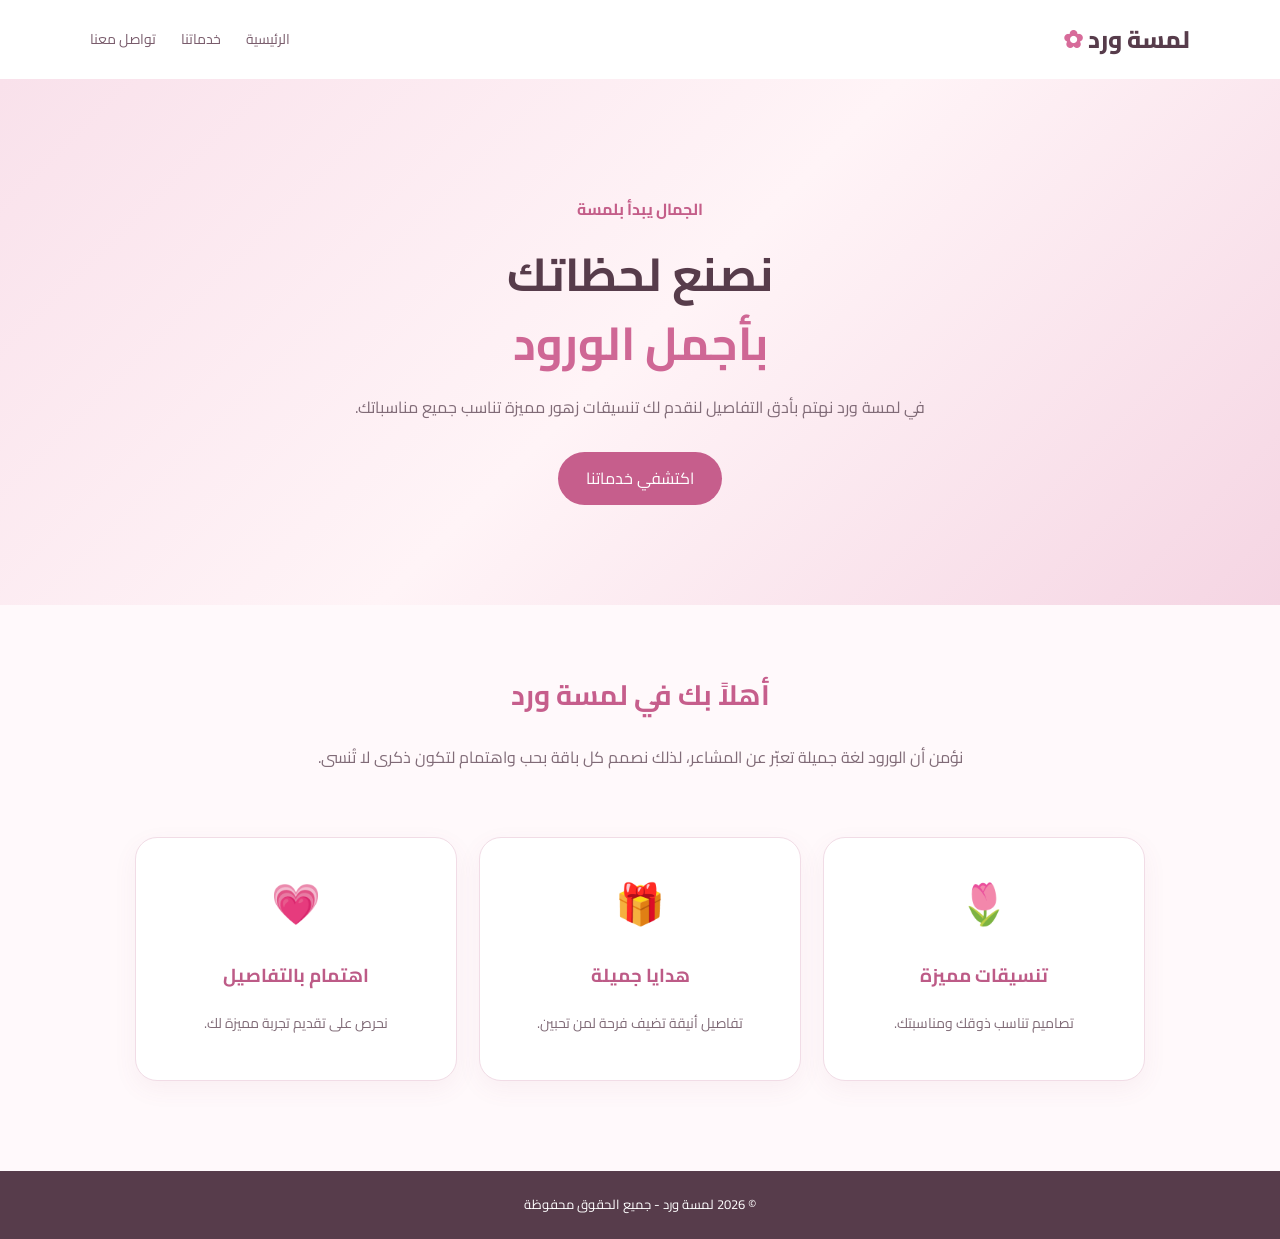
<file: index.html>
<!DOCTYPE html>
<html lang="ar" dir="rtl">
<head>
  <meta charset="UTF-8">
  <meta name="viewport" content="width=device-width, initial-scale=1.0">
  <title>لمسة ورد | الرئيسية</title>
  <link rel="stylesheet" href="style.css">
  <link href="https://fonts.googleapis.com/css2?family=Cairo:wght@400;600;700;800&display=swap" rel="stylesheet">
</head>
<body>

<header>
  <a class="logo" href="index.html">لمسة ورد <span>✿</span></a>
  <nav>
    <a href="index.html">الرئيسية</a>
    <a href="services.html">خدماتنا</a>
    <a href="contact.html">تواصل معنا</a>
  </nav>
</header>

<main>
  <section class="hero">
    <p class="tagline">الجمال يبدأ بلمسة</p>
    <h1>نصنع لحظاتك<br><span>بأجمل الورود</span></h1>
    <p>في لمسة ورد نهتم بأدق التفاصيل لنقدم لك تنسيقات زهور مميزة تناسب جميع مناسباتك.</p>
    <a class="btn" href="services.html">اكتشفي خدماتنا</a>
  </section>

  <section class="welcome">
    <h2>أهلاً بك في لمسة ورد</h2>
    <p>نؤمن أن الورود لغة جميلة تعبّر عن المشاعر، لذلك نصمم كل باقة بحب واهتمام لتكون ذكرى لا تُنسى.</p>
  </section>

  <section class="features">
    <div class="feature">
      <span>🌷</span>
      <h3>تنسيقات مميزة</h3>
      <p>تصاميم تناسب ذوقك ومناسبتك.</p>
    </div>
    <div class="feature">
      <span>🎁</span>
      <h3>هدايا جميلة</h3>
      <p>تفاصيل أنيقة تضيف فرحة لمن تحبين.</p>
    </div>
    <div class="feature">
      <span>💗</span>
      <h3>اهتمام بالتفاصيل</h3>
      <p>نحرص على تقديم تجربة مميزة لك.</p>
    </div>
  </section>
</main>

<footer>© 2026 لمسة ورد - جميع الحقوق محفوظة</footer>

</body>
</html>
</file>
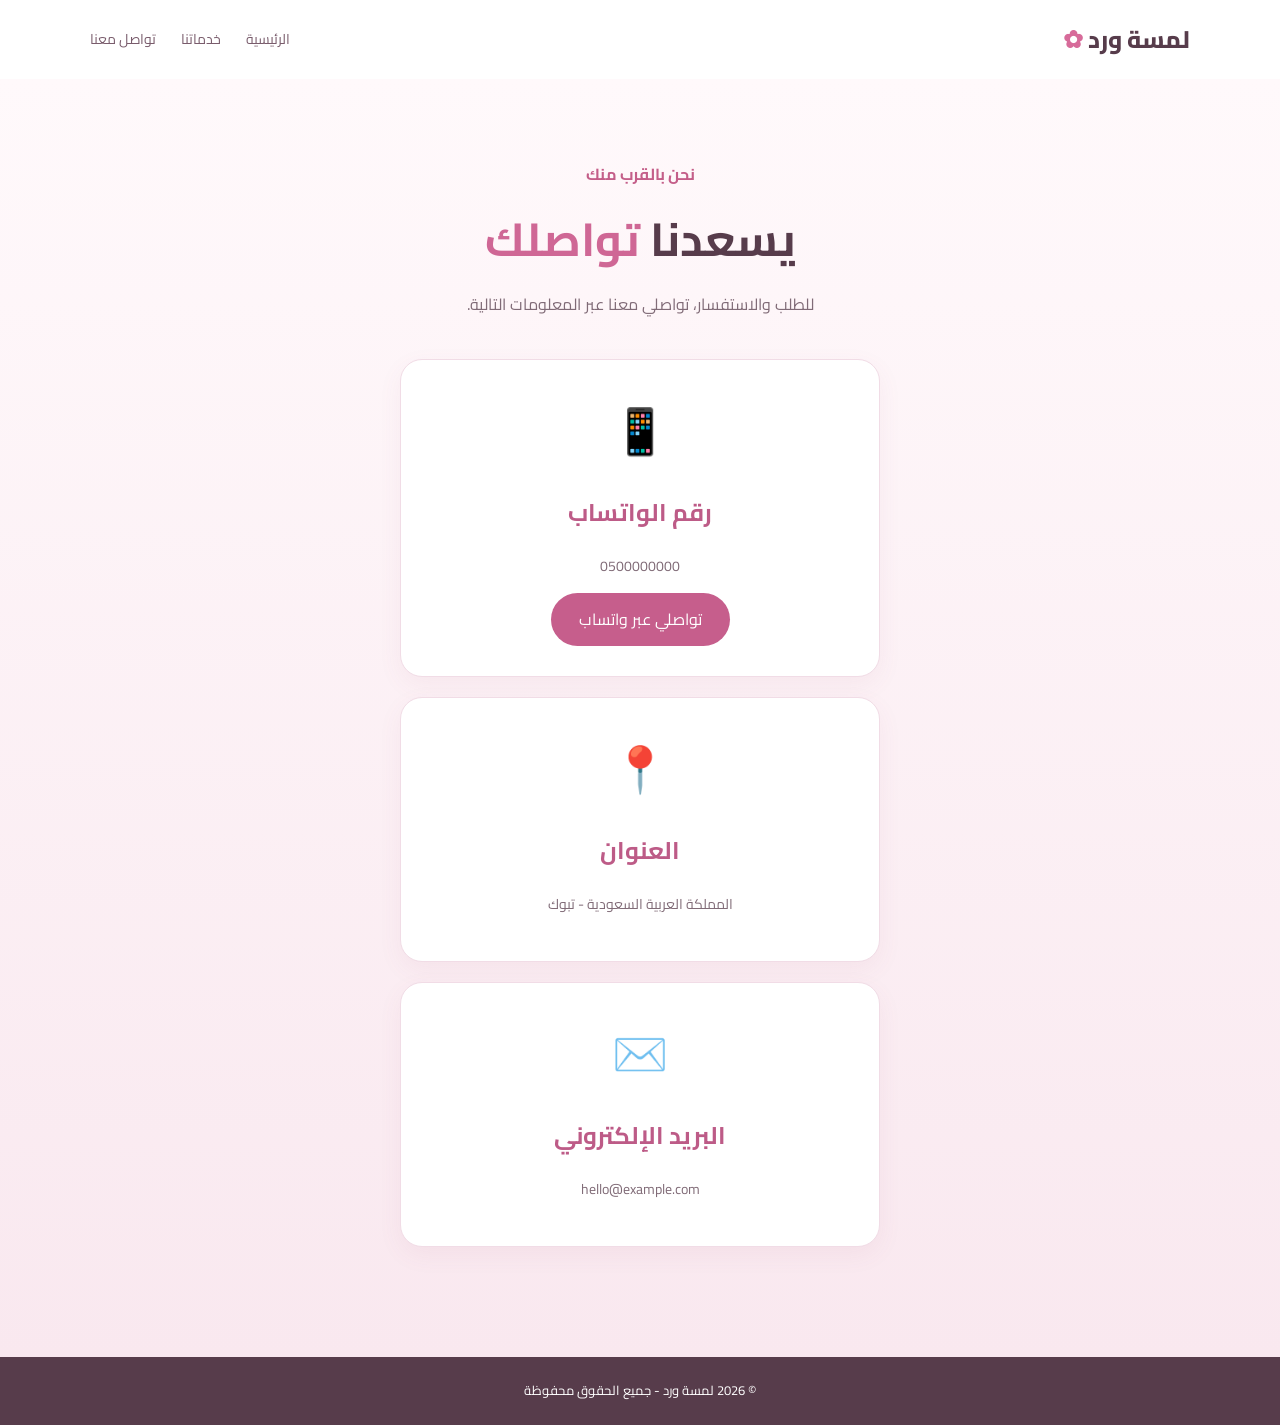
<file: contact.html>
<!DOCTYPE html>
<html lang="ar" dir="rtl">
<head>
  <meta charset="UTF-8">
  <meta name="viewport" content="width=device-width, initial-scale=1.0">
  <title>تواصل معنا | لمسة ورد</title>
  <link rel="stylesheet" href="style.css">
  <link href="https://fonts.googleapis.com/css2?family=Cairo:wght@400;600;700;800&display=swap" rel="stylesheet">
</head>
<body>

<header>
  <a class="logo" href="index.html">لمسة ورد <span>✿</span></a>
  <nav>
    <a href="index.html">الرئيسية</a>
    <a href="services.html">خدماتنا</a>
    <a href="contact.html">تواصل معنا</a>
  </nav>
</header>

<main class="page contact-page">
  <p class="tagline">نحن بالقرب منك</p>
  <h1>يسعدنا <span>تواصلك</span></h1>
  <p class="description">للطلب والاستفسار، تواصلي معنا عبر المعلومات التالية.</p>

  <div class="contact-card">
    <div class="service-icon">📱</div>
    <h2>رقم الواتساب</h2>
    <p>0500000000</p>
    <a class="btn" href="https://wa.me/966500000000">تواصلي عبر واتساب</a>
  </div>

  <div class="contact-card">
    <div class="service-icon">📍</div>
    <h2>العنوان</h2>
    <p>المملكة العربية السعودية - تبوك</p>
  </div>

  <div class="contact-card">
    <div class="service-icon">✉️</div>
    <h2>البريد الإلكتروني</h2>
    <p>hello@example.com</p>
  </div>
</main>

<footer>© 2026 لمسة ورد - جميع الحقوق محفوظة</footer>

</body>
</html>
</file>
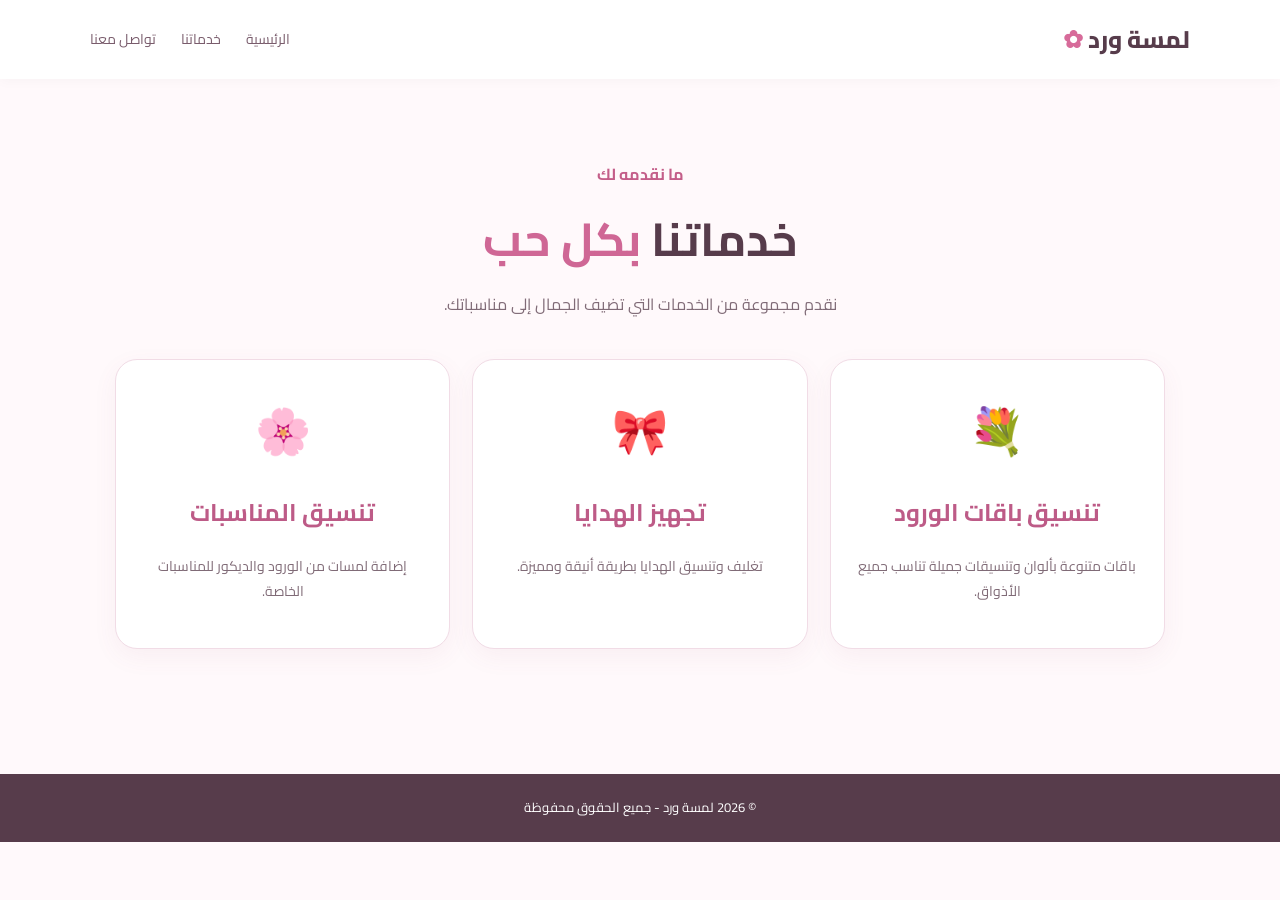
<file: services.html>
<!DOCTYPE html>
<html lang="ar" dir="rtl">
<head>
  <meta charset="UTF-8">
  <meta name="viewport" content="width=device-width, initial-scale=1.0">
  <title>خدماتنا | لمسة ورد</title>
  <link rel="stylesheet" href="style.css">
  <link href="https://fonts.googleapis.com/css2?family=Cairo:wght@400;600;700;800&display=swap" rel="stylesheet">
</head>
<body>

<header>
  <a class="logo" href="index.html">لمسة ورد <span>✿</span></a>
  <nav>
    <a href="index.html">الرئيسية</a>
    <a href="services.html">خدماتنا</a>
    <a href="contact.html">تواصل معنا</a>
  </nav>
</header>

<main class="page">
  <p class="tagline">ما نقدمه لك</p>
  <h1>خدماتنا <span>بكل حب</span></h1>
  <p class="description">نقدم مجموعة من الخدمات التي تضيف الجمال إلى مناسباتك.</p>

  <section class="service-list">
    <article class="service">
      <div class="service-icon">💐</div>
      <h2>تنسيق باقات الورود</h2>
      <p>باقات متنوعة بألوان وتنسيقات جميلة تناسب جميع الأذواق.</p>
    </article>

    <article class="service">
      <div class="service-icon">🎀</div>
      <h2>تجهيز الهدايا</h2>
      <p>تغليف وتنسيق الهدايا بطريقة أنيقة ومميزة.</p>
    </article>

    <article class="service">
      <div class="service-icon">🌸</div>
      <h2>تنسيق المناسبات</h2>
      <p>إضافة لمسات من الورود والديكور للمناسبات الخاصة.</p>
    </article>
  </section>
</main>

<footer>© 2026 لمسة ورد - جميع الحقوق محفوظة</footer>

</body>
</html>
</file>
<file: style.css>
* {
  box-sizing: border-box;
}

body {
  margin: 0;
  font-family: "Cairo", sans-serif;
  background: #fff9fb;
  color: #573c4b;
  line-height: 1.8;
}

header {
  background: white;
  padding: 18px 7%;
  display: flex;
  justify-content: space-between;
  align-items: center;
  box-shadow: 0 2px 12px #00000008;
}

.logo {
  font-size: 24px;
  font-weight: 800;
  text-decoration: none;
  color: #573c4b;
}

.logo span {
  color: #d76b9a;
}

nav {
  display: flex;
  gap: 25px;
}

nav a {
  text-decoration: none;
  color: #795c6c;
  font-size: 14px;
  transition: .3s;
}

nav a:hover {
  color: #d76b9a;
}

.hero {
  text-align: center;
  padding: 100px 20px;
  background: linear-gradient(135deg, #f9e1eb, #fff4f7, #f5d5e3);
}

.tagline {
  color: #c45e89;
  font-weight: 700;
}

h1 {
  font-size: 46px;
  line-height: 1.5;
  margin: 10px 0;
}

h1 span {
  color: #cf6795;
}

.hero p:not(.tagline) {
  max-width: 600px;
  margin: 15px auto 30px;
  color: #806b77;
}

.btn {
  display: inline-block;
  background: #c65e8c;
  color: white;
  text-decoration: none;
  padding: 12px 28px;
  border-radius: 30px;
  transition: .3s;
}

.btn:hover {
  background: #573c4b;
}

.welcome {
  text-align: center;
  max-width: 750px;
  margin: 65px auto;
  padding: 0 20px;
}

.welcome h2 {
  color: #c65e8c;
  font-size: 28px;
}

.welcome p {
  color: #806b77;
}

.features {
  display: grid;
  grid-template-columns: repeat(3, 1fr);
  gap: 22px;
  max-width: 1050px;
  margin: 50px auto 90px;
  padding: 0 20px;
}

.feature,
.service,
.contact-card {
  background: white;
  border: 1px solid #f1dce6;
  border-radius: 22px;
  padding: 30px 20px;
  text-align: center;
  box-shadow: 0 8px 25px #9c527110;
}

.feature span {
  font-size: 40px;
}

.feature h3,
.service h2,
.contact-card h2 {
  color: #bd5b87;
}

.feature p,
.service p,
.contact-card p {
  color: #806b77;
  font-size: 14px;
}

.page {
  text-align: center;
  padding: 65px 20px 90px;
  min-height: 75vh;
}

.description {
  color: #806b77;
  margin-bottom: 40px;
}

.service-list {
  max-width: 1050px;
  margin: 35px auto;
  display: grid;
  grid-template-columns: repeat(3, 1fr);
  gap: 22px;
}

.service-icon {
  font-size: 45px;
}

.service {
  transition: .3s;
}

.service:hover,
.contact-card:hover {
  transform: translateY(-5px);
}

.contact-page {
  background: linear-gradient(180deg, #fff9fb, #f9e8ef);
}

.contact-card {
  max-width: 480px;
  margin: 20px auto;
}

footer {
  background: #573c4b;
  color: white;
  text-align: center;
  padding: 22px;
  font-size: 13px;
}

@media (max-width: 700px) {
  header {
    padding: 15px;
    flex-wrap: wrap;
    gap: 10px;
  }

  nav {
    gap: 13px;
  }

  nav a {
    font-size: 12px;
  }

  h1 {
    font-size: 34px;
  }

  .hero {
    padding: 70px 18px;
  }

  .features,
  .service-list {
    grid-template-columns: 1fr;
  }

  .welcome {
    margin: 45px auto;
  }

  .page {
    padding-top: 45px;
  }
}
</file>
